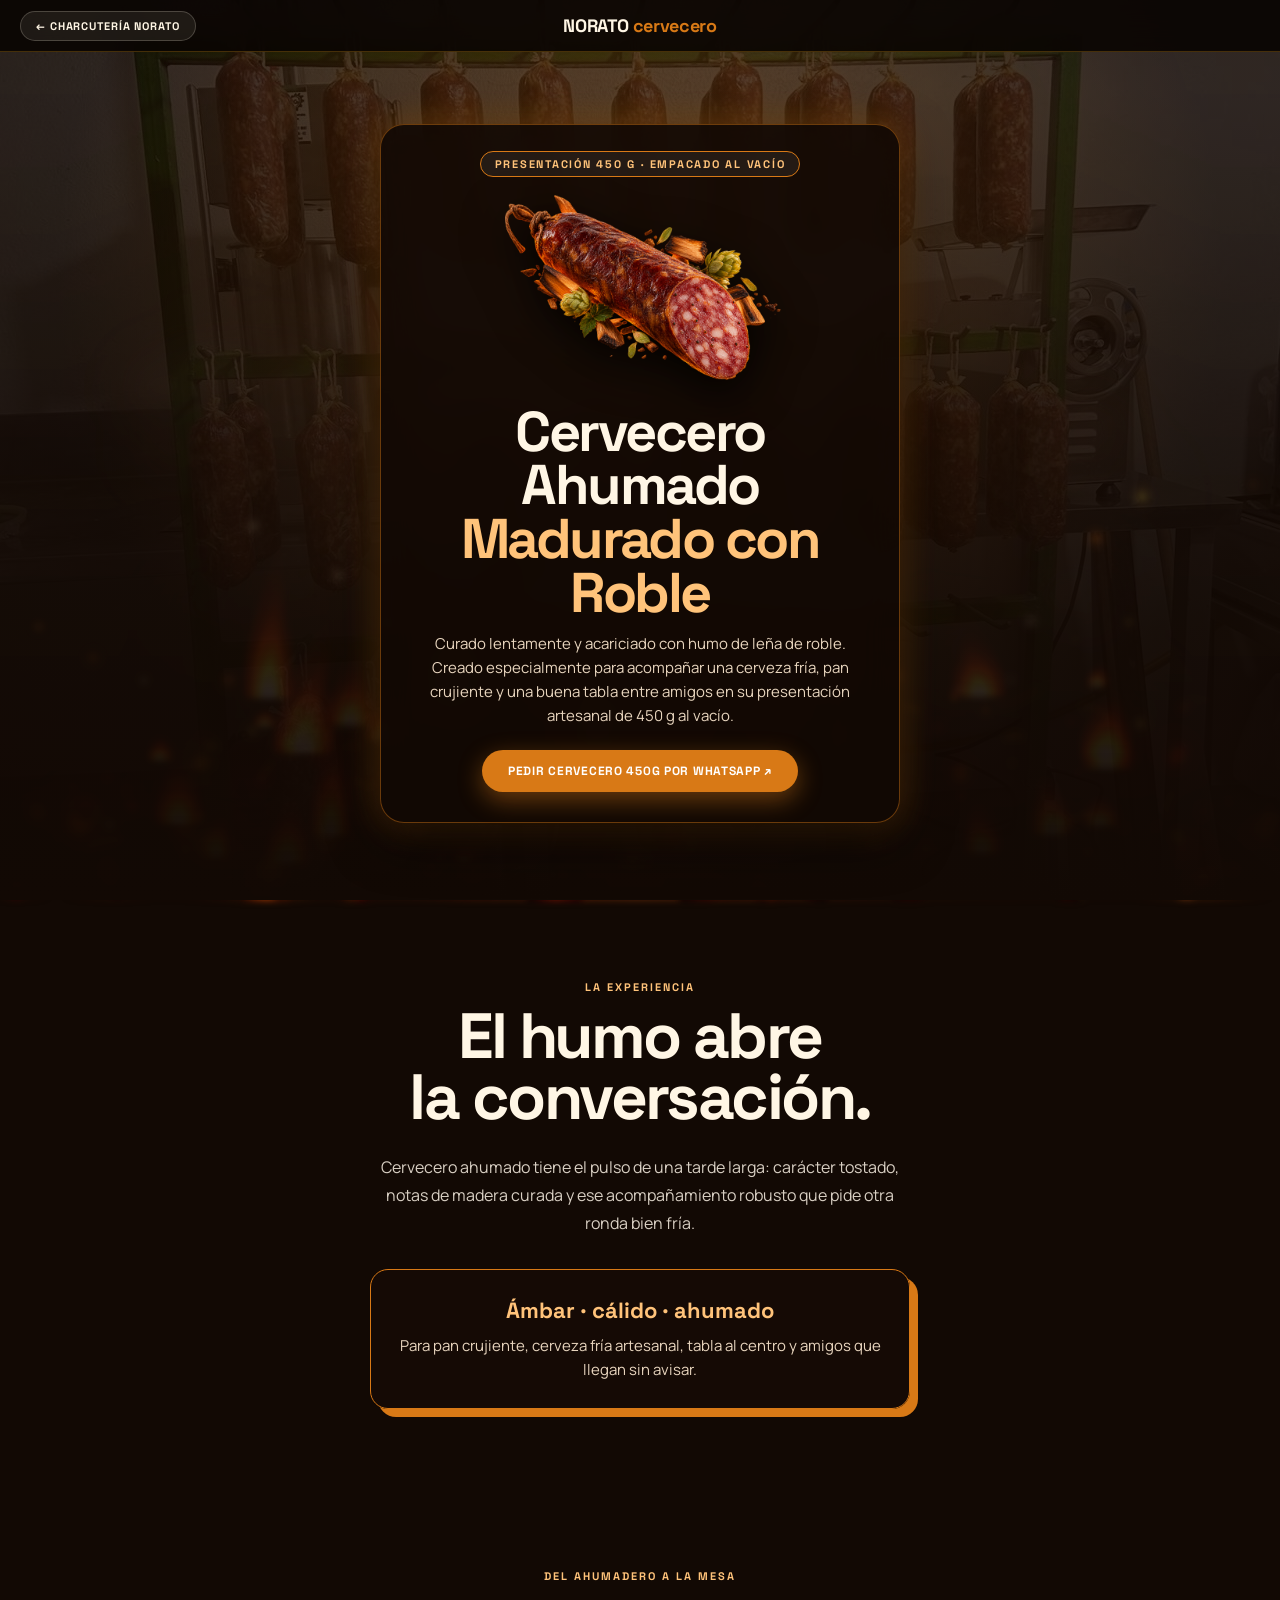
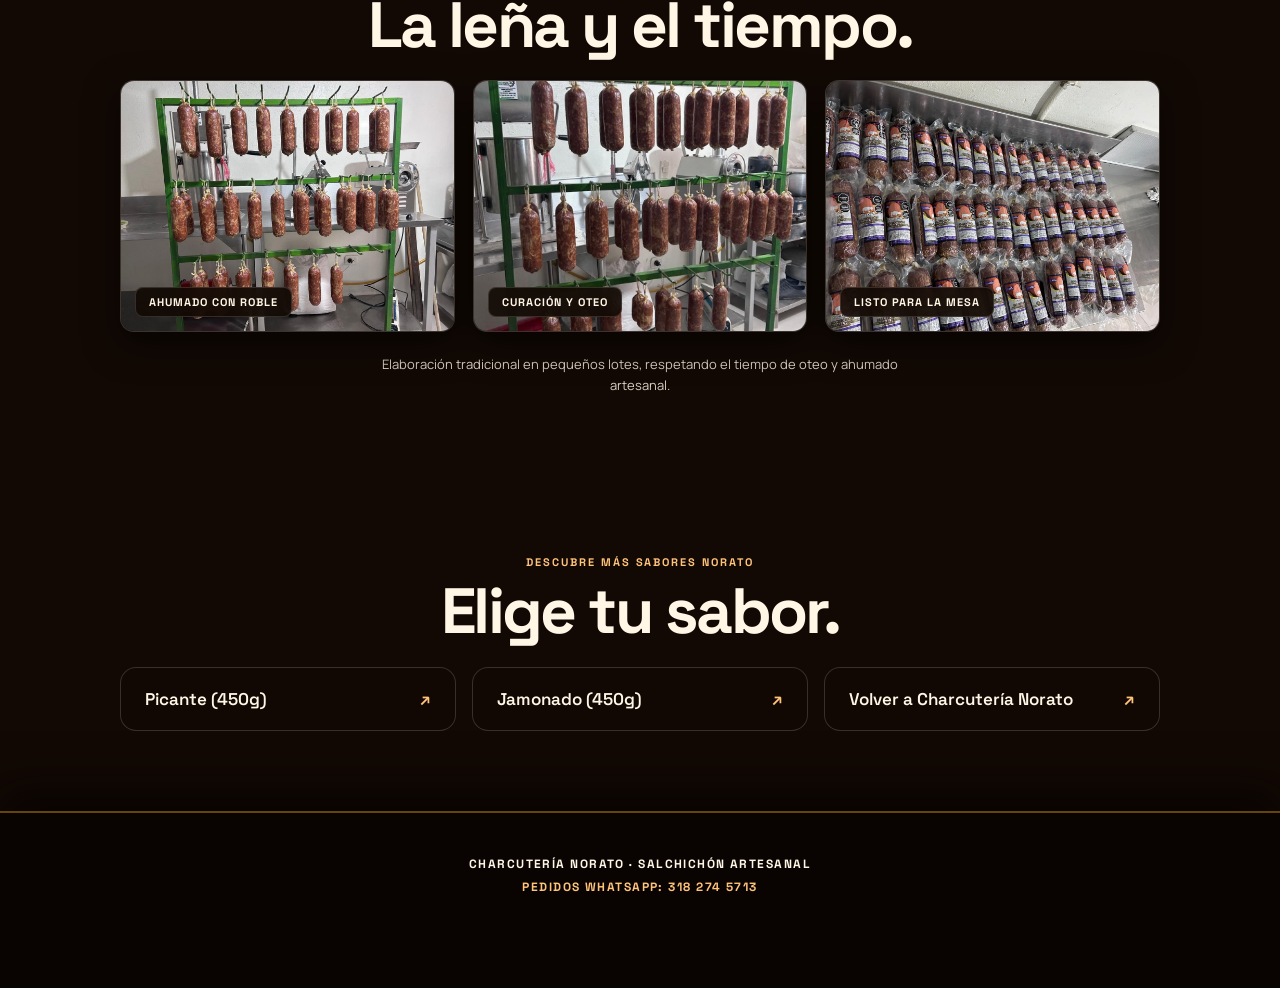
<file: cervecero-ahumado/index.html>
<!doctype html>
<html lang="es">
<head>
<meta charset="utf-8">
<meta name="viewport" content="width=device-width,initial-scale=1">
<title>Cervecero ahumado — Charcutería Norato</title>
<meta name="description" content="Salchichón artesanal Norato Cervecero ahumado con leña de roble. Ideal para pan, cerveza fría y amigos.">

<!-- Open Graph / WhatsApp / Facebook -->
<meta property="og:type" content="article">
<meta property="og:url" content="https://mauriciobustamantegaravito-hub.github.io/charcuteria/cervecero-ahumado/">
<meta property="og:site_name" content="Charcutería Norato">
<meta property="og:title" content="Cervecero Ahumado (450 g) — Charcutería Norato">
<meta property="og:description" content="Calor, leña y ganas de compartir. Salchichón Cervecero ahumado con leña de roble en lotes limitados (450 g).">
<meta property="og:image" content="https://mauriciobustamantegaravito-hub.github.io/charcuteria/assets/og-cervecero.jpg">
<meta property="og:image:secure_url" content="https://mauriciobustamantegaravito-hub.github.io/charcuteria/assets/og-cervecero.jpg">
<meta property="og:image:type" content="image/jpeg">
<meta property="og:image:width" content="1200">
<meta property="og:image:height" content="630">
<meta property="og:image:alt" content="Salchichón artesanal Norato Cervecero Ahumado 450 g">
<meta property="og:locale" content="es_CO">
<link rel="image_src" href="https://mauriciobustamantegaravito-hub.github.io/charcuteria/assets/og-cervecero.jpg">

<!-- Twitter Card -->
<meta name="twitter:card" content="summary_large_image">
<meta name="twitter:title" content="Cervecero Ahumado (450 g) — Charcutería Norato">
<meta name="twitter:description" content="Salchichón artesanal Cervecero ahumado con leña de roble. Lotes limitados (450 g).">
<meta name="twitter:image" content="https://mauriciobustamantegaravito-hub.github.io/charcuteria/assets/og-cervecero.jpg">

<link rel="preconnect" href="https://fonts.googleapis.com">
<link rel="preconnect" href="https://fonts.gstatic.com" crossorigin>
<link href="https://fonts.googleapis.com/css2?family=Manrope:wght@400;600;700;800&family=Space+Grotesk:wght@400;600;700&display=swap" rel="stylesheet">
<link rel="stylesheet" href="../variedades/styles.css">
</head>
<body style="--accent:#d87916;--accent-soft:rgba(216,121,22,0.18);--accent-dark:#4d2403;--accent-light:#ffc37a;--accent-glow:rgba(216,121,22,0.45)">
<canvas id="fire-smoke-canvas" class="global-fire-canvas" aria-hidden="true"></canvas>

<header class="page-nav">
  <a class="nav-back" href="../">← Charcutería Norato</a>
  <a class="brand" href="../">NORATO <b>cervecero</b></a>
</header>

<main>
  <section class="variety-hero">
    <div class="hero-photo">
      <img src="../assets/photo_1_2026-11-07_20-51-27.jpg" alt="Salchichón artesanal Norato ahumado en varas">
    </div>
    <div class="hero-content reveal">
      <span class="hero-content-badge">Presentación 450 g · Empacado al vacío</span>
      <div class="card-protagonist-img">
        <img src="../assets/protagonistas/cervecero-protagonista.png" alt="Salchichón Cervecero ahumado Norato">
      </div>
      <h1>Cervecero Ahumado<br><span>Madurado con Roble</span></h1>
      <p class="lead">Curado lentamente y acariciado con humo de leña de roble. Creado especialmente para acompañar una cerveza fría, pan crujiente y una buena tabla entre amigos en su presentación artesanal de 450 g al vacío.</p>
      <a class="wa-button" href="https://wa.me/573182745713?text=Hola%2C%20quiero%20conocer%20y%20pedir%20el%20salchich%C3%B3n%20Cervecero%20ahumado%20de%20Norato%20en%20presentaci%C3%B3n%20de%20450g." target="_blank" rel="noopener">Pedir Cervecero 450g por WhatsApp ↗</a>
    </div>
  </section>

  <section class="section story">
    <div class="section-kicker reveal">La experiencia</div>
    <h2 class="reveal">El humo abre<br>la conversación.</h2>
    <p class="reveal">Cervecero ahumado tiene el pulso de una tarde larga: carácter tostado, notas de madera curada y ese acompañamiento robusto que pide otra ronda bien fría.</p>
    <div class="story-card reveal">
      <strong>Ámbar · cálido · ahumado</strong>
      <span>Para pan crujiente, cerveza fría artesanal, tabla al centro y amigos que llegan sin avisar.</span>
    </div>
  </section>

  <section class="section gallery">
    <div class="section-kicker reveal">Del ahumadero a la mesa</div>
    <h2 class="reveal">La leña y el tiempo.</h2>
    <div class="gallery-grid">
      <figure class="reveal">
        <img src="../assets/photo_1_2026-11-07_20-51-27.jpg" alt="Salchichón Norato reposando tras el ahumado">
        <figcaption>Ahumado con roble</figcaption>
      </figure>
      <figure class="reveal">
        <img src="../assets/photo_8_2026-11-07_20-51-27.jpg" alt="Salchichón artesanal en rack">
        <figcaption>Curación y oteo</figcaption>
      </figure>
      <figure class="reveal">
        <img src="../assets/photo_7_2026-11-07_20-51-27.jpg" alt="Lote artesanal empacado">
        <figcaption>Listo para la mesa</figcaption>
      </figure>
    </div>
    <p class="media-note">Elaboración tradicional en pequeños lotes, respetando el tiempo de oteo y ahumado artesanal.</p>
  </section>

  <section class="section other">
    <div class="section-kicker">Descubre más sabores Norato</div>
    <h2>Elige tu sabor.</h2>
    <div class="other-grid">
      <a href="../picante/">Picante (450g) <span>↗</span></a>
      <a href="../jamonado/">Jamonado (450g) <span>↗</span></a>
      <a href="../">Volver a Charcutería Norato <span>↗</span></a>
    </div>
  </section>
</main>

<footer>
  <div>Charcutería Norato · Salchichón Artesanal</div>
  <div><a href="https://wa.me/573182745713" target="_blank" rel="noopener">Pedidos WhatsApp: 318 274 5713</a></div>
</footer>

<script src="../variedades/app.js"></script>
<script src="../assets/fire-smoke.js?v=10"></script>
</body>
</html>
</file>
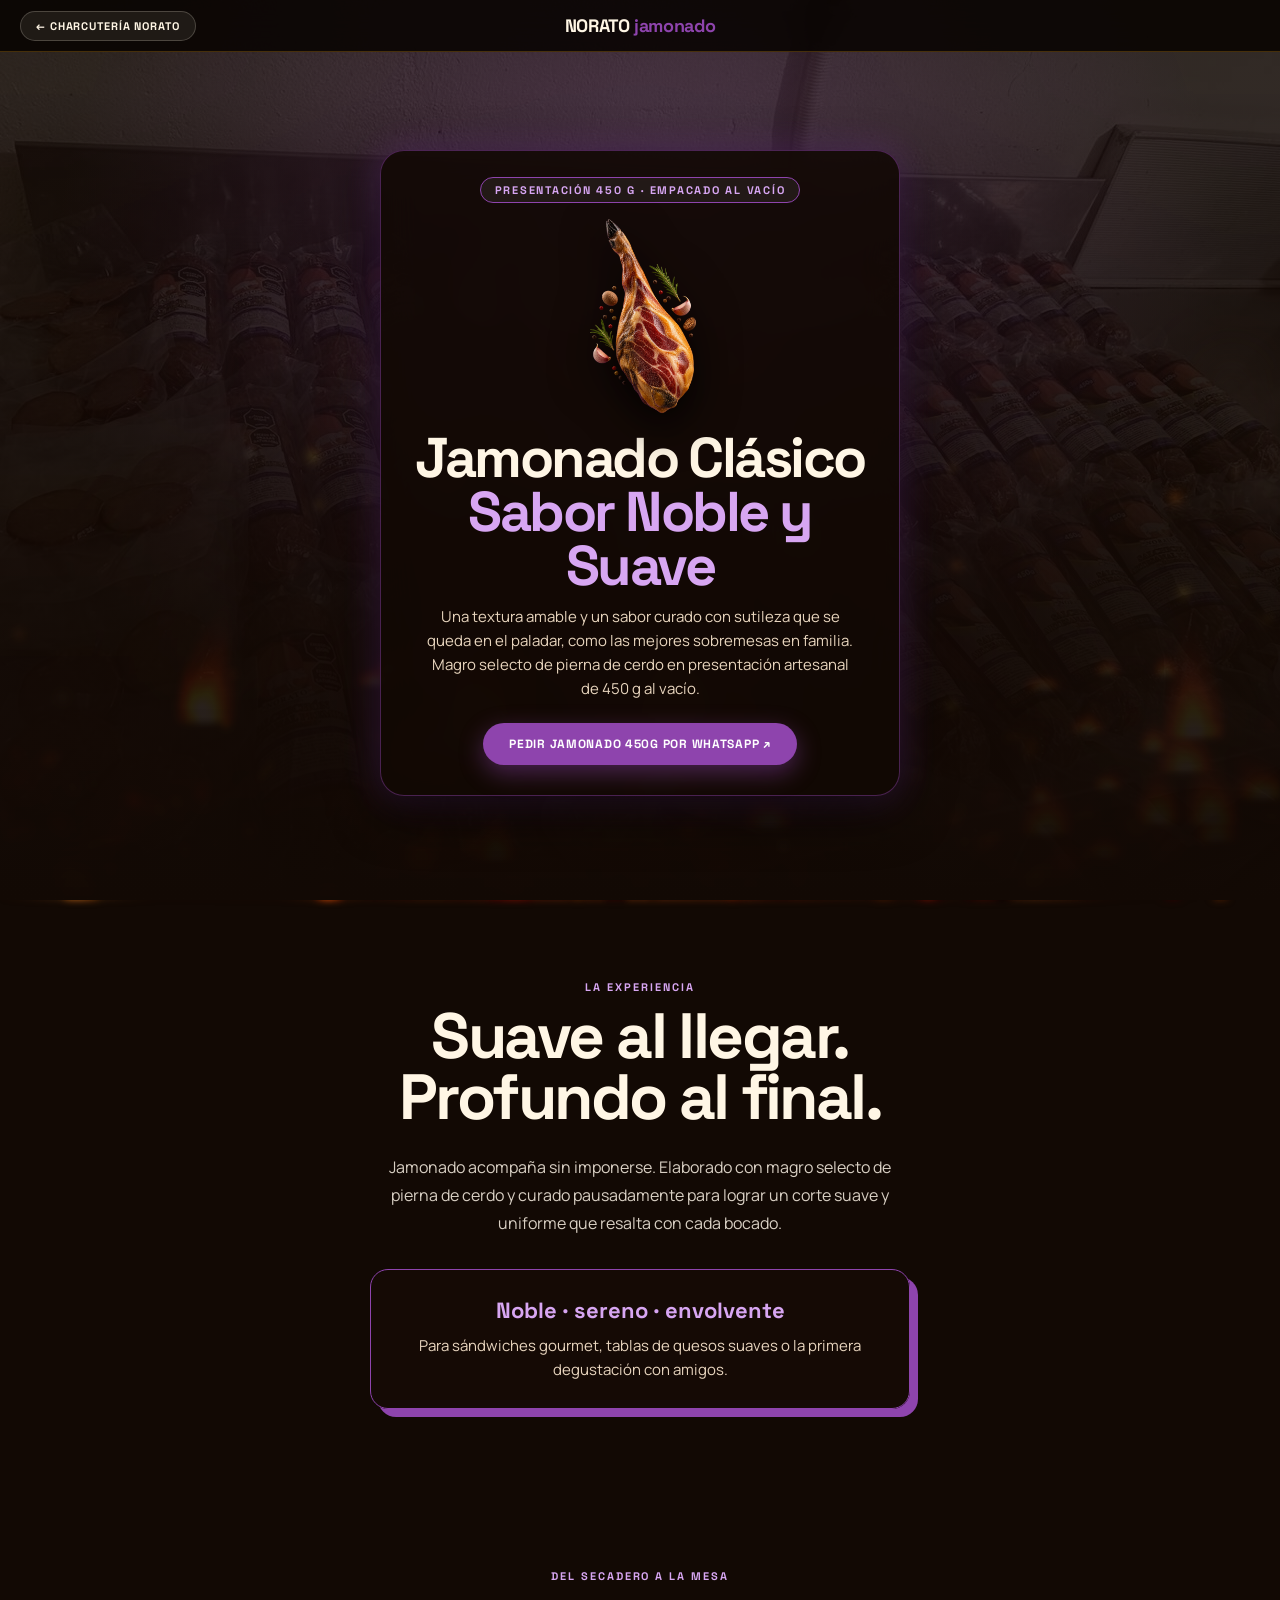
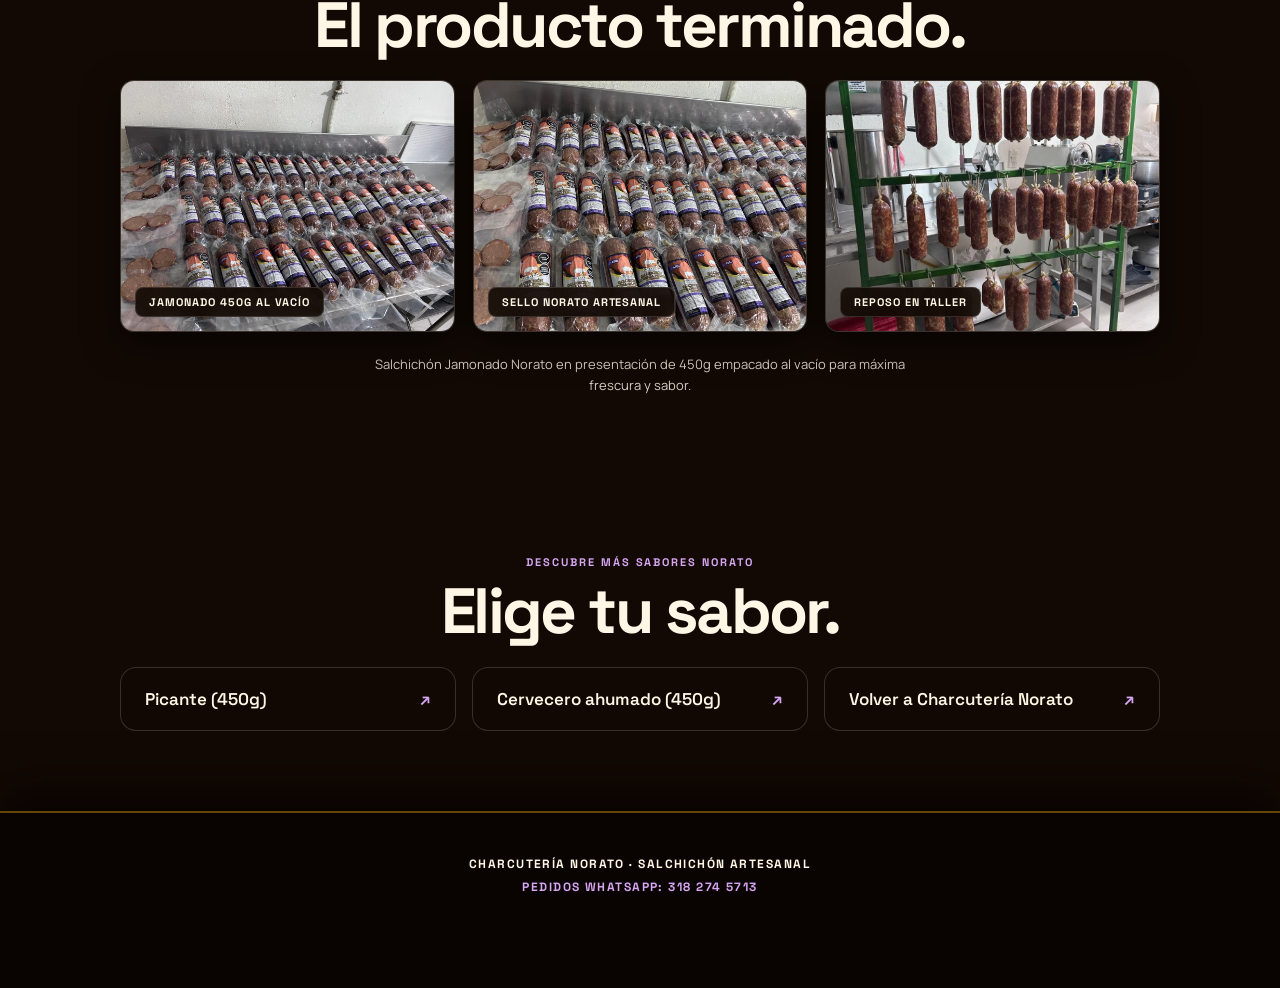
<file: jamonado/index.html>
<!doctype html>
<html lang="es">
<head>
<meta charset="utf-8">
<meta name="viewport" content="width=device-width,initial-scale=1">
<title>Jamonado — Charcutería Norato</title>
<meta name="description" content="Salchichón artesanal Norato Jamonado de textura tierna y sabor noble. Ahumado con leña de roble en lotes pequeños.">

<!-- Open Graph / WhatsApp / Facebook -->
<meta property="og:type" content="article">
<meta property="og:url" content="https://mauriciobustamantegaravito-hub.github.io/charcuteria/jamonado/">
<meta property="og:site_name" content="Charcutería Norato">
<meta property="og:title" content="Jamonado (450 g) — Charcutería Norato">
<meta property="og:description" content="Una textura amable y un sabor curado con sutileza que se queda en el paladar, como las mejores sobremesas en familia (450 g).">
<meta property="og:image" content="https://mauriciobustamantegaravito-hub.github.io/charcuteria/assets/og-jamonado.jpg">
<meta property="og:image:secure_url" content="https://mauriciobustamantegaravito-hub.github.io/charcuteria/assets/og-jamonado.jpg">
<meta property="og:image:type" content="image/jpeg">
<meta property="og:image:width" content="1200">
<meta property="og:image:height" content="630">
<meta property="og:image:alt" content="Salchichón artesanal Norato Jamonado 450 g">
<meta property="og:locale" content="es_CO">
<link rel="image_src" href="https://mauriciobustamantegaravito-hub.github.io/charcuteria/assets/og-jamonado.jpg">

<!-- Twitter Card -->
<meta name="twitter:card" content="summary_large_image">
<meta name="twitter:title" content="Jamonado (450 g) — Charcutería Norato">
<meta name="twitter:description" content="Salchichón artesanal Norato Jamonado: sabor profundo sin prisa (450 g).">
<meta name="twitter:image" content="https://mauriciobustamantegaravito-hub.github.io/charcuteria/assets/og-jamonado.jpg">

<link rel="preconnect" href="https://fonts.googleapis.com">
<link rel="preconnect" href="https://fonts.gstatic.com" crossorigin>
<link href="https://fonts.googleapis.com/css2?family=Manrope:wght@400;600;700;800&family=Space+Grotesk:wght@400;600;700&display=swap" rel="stylesheet">
<link rel="stylesheet" href="../variedades/styles.css">
</head>
<body style="--accent:#8e44ad;--accent-soft:rgba(142,68,173,0.18);--accent-dark:#341344;--accent-light:#d7a6f2;--accent-glow:rgba(142,68,173,0.45)">
<canvas id="fire-smoke-canvas" class="global-fire-canvas" aria-hidden="true"></canvas>

<header class="page-nav">
  <a class="nav-back" href="../">← Charcutería Norato</a>
  <a class="brand" href="../">NORATO <b>jamonado</b></a>
</header>

<main>
  <section class="variety-hero">
    <div class="hero-photo">
      <img src="../assets/photo_5_2026-11-07_20-51-27.jpg" alt="Salchichón Jamonado Norato empacado al vacío">
    </div>
    <div class="hero-content reveal">
      <span class="hero-content-badge">Presentación 450 g · Empacado al vacío</span>
      <div class="card-protagonist-img">
        <img src="../assets/protagonistas/jamonado-protagonista.png" alt="Salchichón Jamonado Norato">
      </div>
      <h1>Jamonado Clásico<br><span>Sabor Noble y Suave</span></h1>
      <p class="lead">Una textura amable y un sabor curado con sutileza que se queda en el paladar, como las mejores sobremesas en familia. Magro selecto de pierna de cerdo en presentación artesanal de 450 g al vacío.</p>
      <a class="wa-button" href="https://wa.me/573182745713?text=Hola%2C%20quiero%20conocer%20y%20pedir%20el%20salchich%C3%B3n%20Jamonado%20de%20Norato%20en%20presentaci%C3%B3n%20de%20450g." target="_blank" rel="noopener">Pedir Jamonado 450g por WhatsApp ↗</a>
    </div>
  </section>

  <section class="section story">
    <div class="section-kicker reveal">La experiencia</div>
    <h2 class="reveal">Suave al llegar.<br>Profundo al final.</h2>
    <p class="reveal">Jamonado acompaña sin imponerse. Elaborado con magro selecto de pierna de cerdo y curado pausadamente para lograr un corte suave y uniforme que resalta con cada bocado.</p>
    <div class="story-card reveal">
      <strong>Noble · sereno · envolvente</strong>
      <span>Para sándwiches gourmet, tablas de quesos suaves o la primera degustación con amigos.</span>
    </div>
  </section>

  <section class="section gallery">
    <div class="section-kicker reveal">Del secadero a la mesa</div>
    <h2 class="reveal">El producto terminado.</h2>
    <div class="gallery-grid">
      <figure class="reveal">
        <img src="../assets/photo_5_2026-11-07_20-51-27.jpg" alt="Paquetes de Jamonado Norato 450g listos">
        <figcaption>Jamonado 450g al vacío</figcaption>
      </figure>
      <figure class="reveal">
        <img src="../assets/photo_6_2026-11-07_20-51-27.jpg" alt="Detalle empaque Jamonado Norato">
        <figcaption>Sello Norato artesanal</figcaption>
      </figure>
      <figure class="reveal">
        <img src="../assets/photo_2_2026-11-07_20-51-27.jpg" alt="Salchichón en reposo previo">
        <figcaption>Reposo en taller</figcaption>
      </figure>
    </div>
    <p class="media-note">Salchichón Jamonado Norato en presentación de 450g empacado al vacío para máxima frescura y sabor.</p>
  </section>

  <section class="section other">
    <div class="section-kicker">Descubre más sabores Norato</div>
    <h2>Elige tu sabor.</h2>
    <div class="other-grid">
      <a href="../picante/">Picante (450g) <span>↗</span></a>
      <a href="../cervecero-ahumado/">Cervecero ahumado (450g) <span>↗</span></a>
      <a href="../">Volver a Charcutería Norato <span>↗</span></a>
    </div>
  </section>
</main>

<footer>
  <div>Charcutería Norato · Salchichón Artesanal</div>
  <div><a href="https://wa.me/573182745713" target="_blank" rel="noopener">Pedidos WhatsApp: 318 274 5713</a></div>
</footer>

<script src="../variedades/app.js"></script>
<script src="../assets/fire-smoke.js?v=10"></script>
</body>
</html>
</file>
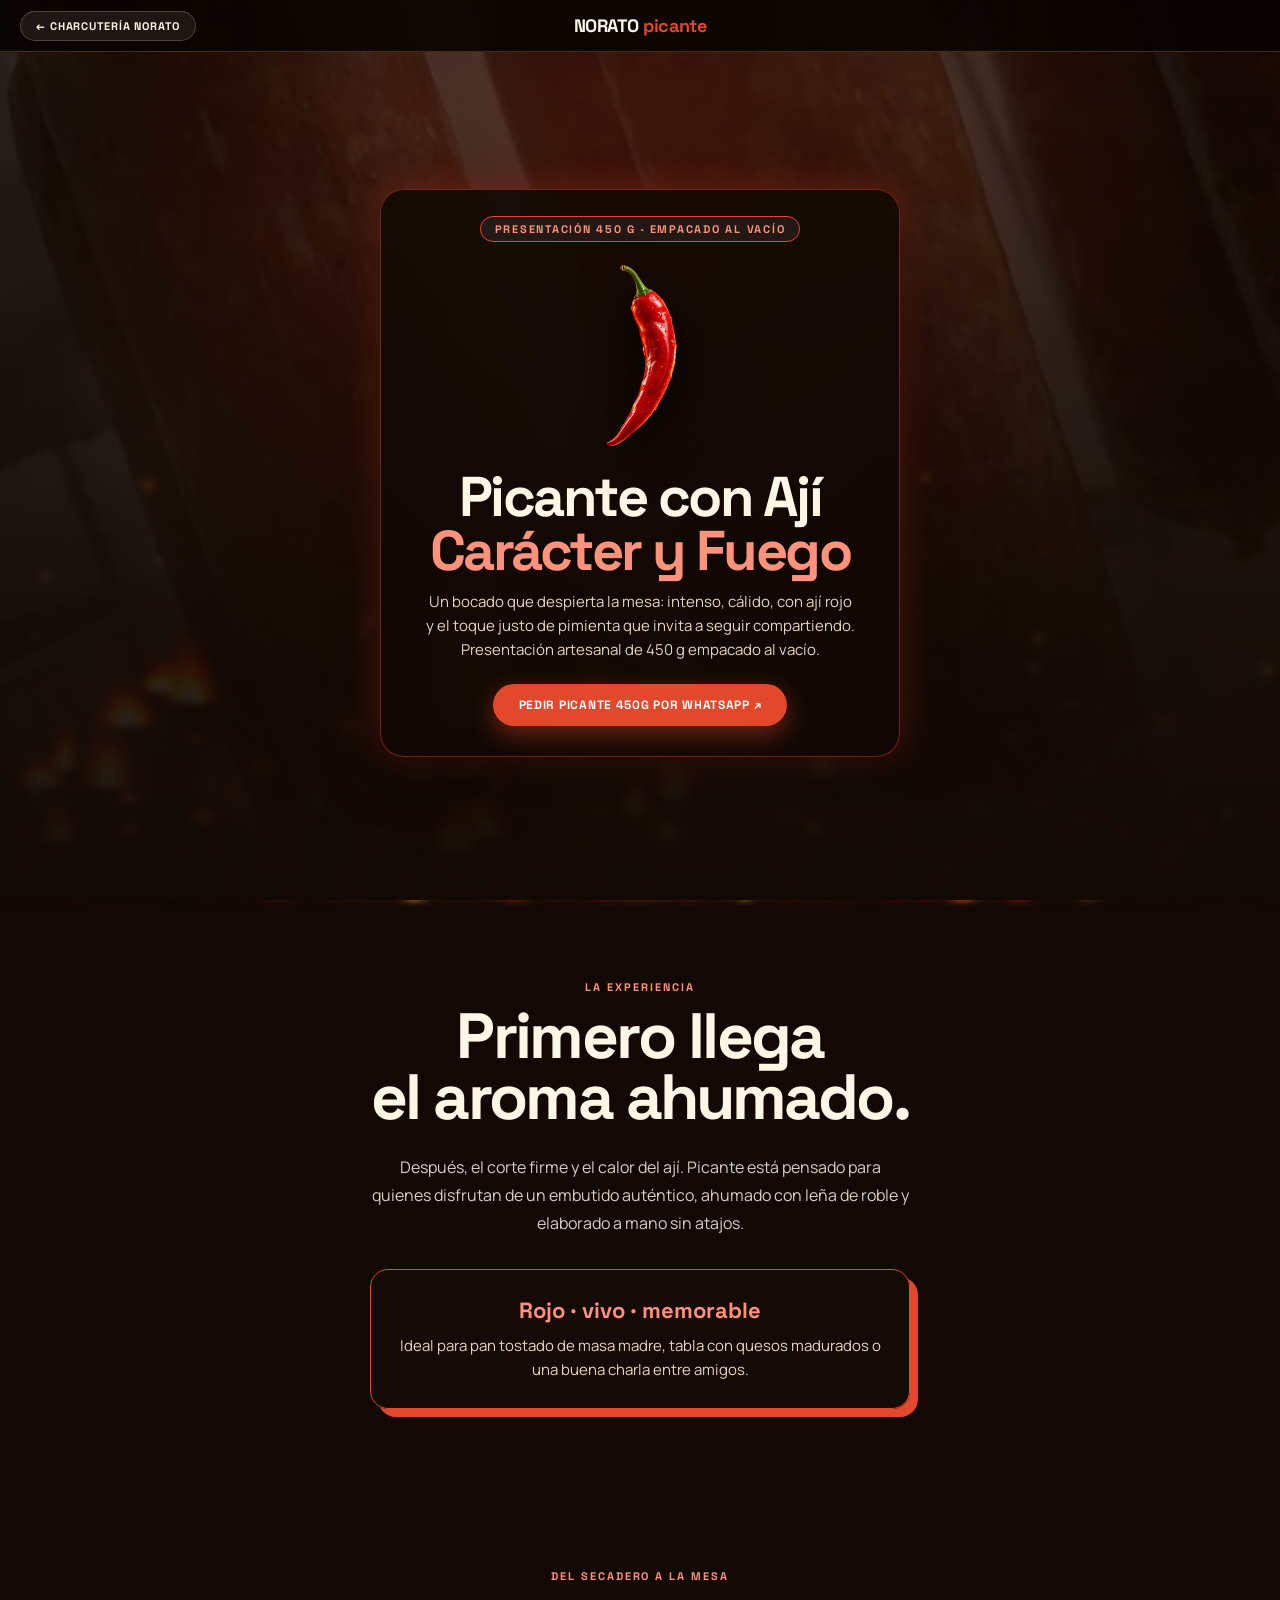
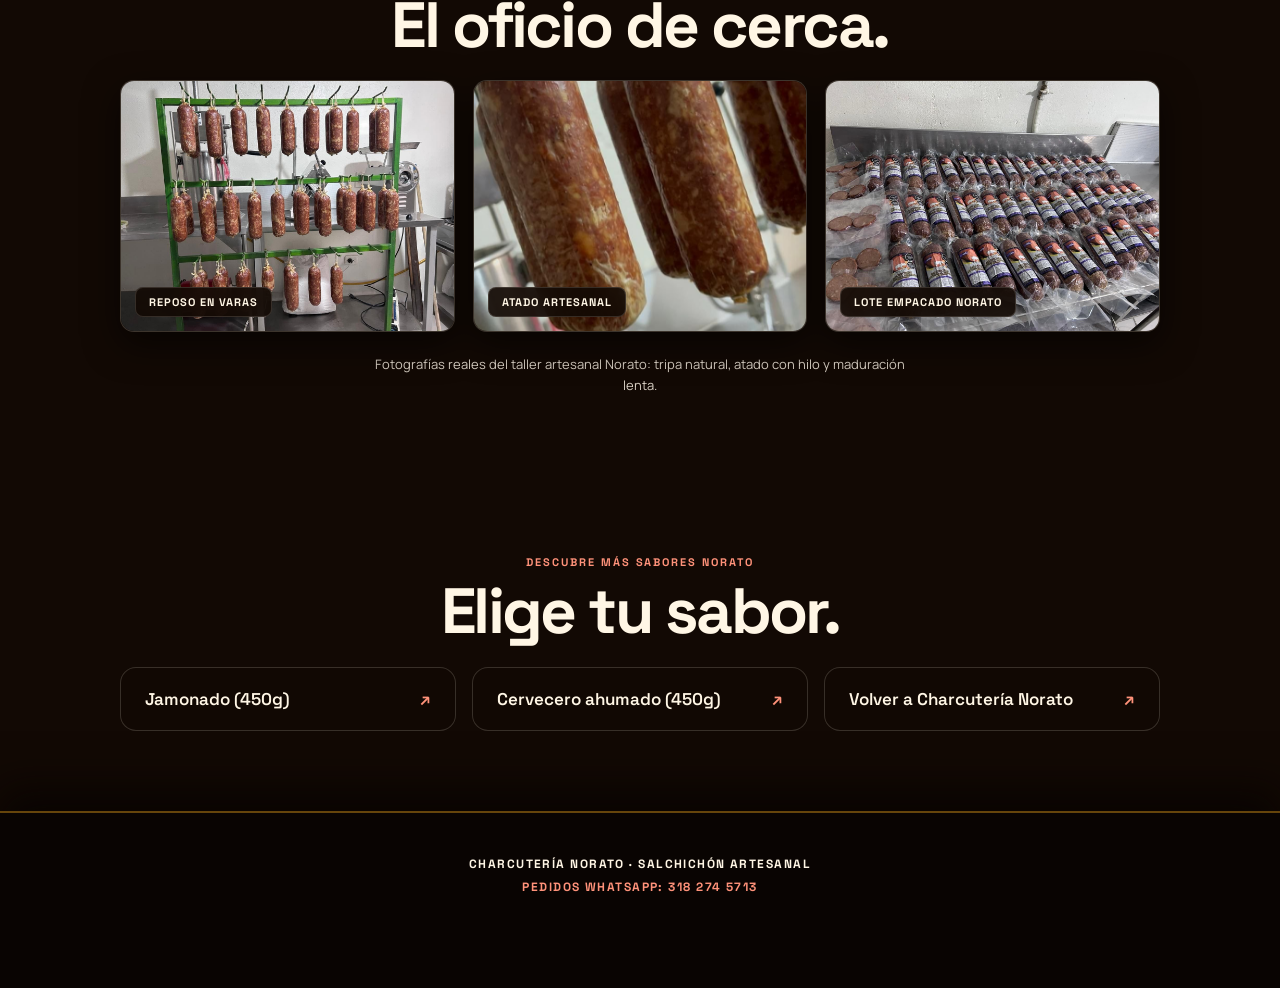
<file: picante/index.html>
<!doctype html>
<html lang="es">
<head>
<meta charset="utf-8">
<meta name="viewport" content="width=device-width,initial-scale=1">
<title>Picante — Charcutería Norato</title>
<meta name="description" content="Salchichón artesanal Norato Picante con ají y pimienta. Ahumado con leña de roble en lotes pequeños.">

<!-- Open Graph / WhatsApp / Facebook -->
<meta property="og:type" content="article">
<meta property="og:url" content="https://mauriciobustamantegaravito-hub.github.io/charcuteria/picante/">
<meta property="og:site_name" content="Charcutería Norato">
<meta property="og:title" content="Picante (450 g) — Charcutería Norato">
<meta property="og:description" content="Un bocado que despierta la mesa: intenso, cálido, con ají rojo y el toque justo de fuego ahumado con leña de roble.">
<meta property="og:image" content="https://mauriciobustamantegaravito-hub.github.io/charcuteria/assets/og-picante.jpg">
<meta property="og:image:secure_url" content="https://mauriciobustamantegaravito-hub.github.io/charcuteria/assets/og-picante.jpg">
<meta property="og:image:type" content="image/jpeg">
<meta property="og:image:width" content="1200">
<meta property="og:image:height" content="630">
<meta property="og:image:alt" content="Salchichón artesanal Norato Picante 450 g">
<meta property="og:locale" content="es_CO">
<link rel="image_src" href="https://mauriciobustamantegaravito-hub.github.io/charcuteria/assets/og-picante.jpg">

<!-- Twitter Card -->
<meta name="twitter:card" content="summary_large_image">
<meta name="twitter:title" content="Picante (450 g) — Charcutería Norato">
<meta name="twitter:description" content="Salchichón artesanal Norato Picante con ají y pimienta. Ahumado con leña de roble.">
<meta name="twitter:image" content="https://mauriciobustamantegaravito-hub.github.io/charcuteria/assets/og-picante.jpg">

<link rel="preconnect" href="https://fonts.googleapis.com">
<link rel="preconnect" href="https://fonts.gstatic.com" crossorigin>
<link href="https://fonts.googleapis.com/css2?family=Manrope:wght@400;600;700;800&family=Space+Grotesk:wght@400;600;700&display=swap" rel="stylesheet">
<link rel="stylesheet" href="../variedades/styles.css">
</head>
<body style="--accent:#e2482b;--accent-soft:rgba(226,72,43,0.18);--accent-dark:#4d130a;--accent-light:#ff927a;--accent-glow:rgba(226,72,43,0.45)">
<canvas id="fire-smoke-canvas" class="global-fire-canvas" aria-hidden="true"></canvas>

<header class="page-nav">
  <a class="nav-back" href="../">← Charcutería Norato</a>
  <a class="brand" href="../">NORATO <b>picante</b></a>
</header>

<main>
  <section class="variety-hero">
    <div class="hero-photo">
      <img src="../assets/photo_4_2026-11-07_20-51-27.jpg" alt="Salchichón artesanal Norato Picante">
    </div>
    <div class="hero-content reveal">
      <span class="hero-content-badge">Presentación 450 g · Empacado al vacío</span>
      <div class="card-protagonist-img">
        <img src="../assets/protagonistas/picante-protagonista.png" alt="Salchichón Picante Norato con ají rojo">
      </div>
      <h1>Picante con Ají<br><span>Carácter y Fuego</span></h1>
      <p class="lead">Un bocado que despierta la mesa: intenso, cálido, con ají rojo y el toque justo de pimienta que invita a seguir compartiendo. Presentación artesanal de 450 g empacado al vacío.</p>
      <a class="wa-button" href="https://wa.me/573182745713?text=Hola%2C%20quiero%20conocer%20y%20pedir%20el%20salchich%C3%B3n%20Picante%20de%20Norato%20en%20presentaci%C3%B3n%20de%20450g." target="_blank" rel="noopener">Pedir Picante 450g por WhatsApp ↗</a>
    </div>
  </section>

  <section class="section story">
    <div class="section-kicker reveal">La experiencia</div>
    <h2 class="reveal">Primero llega<br>el aroma ahumado.</h2>
    <p class="reveal">Después, el corte firme y el calor del ají. Picante está pensado para quienes disfrutan de un embutido auténtico, ahumado con leña de roble y elaborado a mano sin atajos.</p>
    <div class="story-card reveal">
      <strong>Rojo · vivo · memorable</strong>
      <span>Ideal para pan tostado de masa madre, tabla con quesos madurados o una buena charla entre amigos.</span>
    </div>
  </section>

  <section class="section gallery">
    <div class="section-kicker reveal">Del secadero a la mesa</div>
    <h2 class="reveal">El oficio de cerca.</h2>
    <div class="gallery-grid">
      <figure class="reveal">
        <img src="../assets/photo_1_2026-11-07_20-51-27.jpg" alt="Salchichón artesanal Norato en varas de secado">
        <figcaption>Reposo en varas</figcaption>
      </figure>
      <figure class="reveal">
        <img src="../assets/photo_4_2026-11-07_20-51-27.jpg" alt="Atado artesanal de salchichón">
        <figcaption>Atado artesanal</figcaption>
      </figure>
      <figure class="reveal">
        <img src="../assets/photo_5_2026-11-07_20-51-27.jpg" alt="Lote terminado empacado al vacío Norato">
        <figcaption>Lote empacado Norato</figcaption>
      </figure>
    </div>
    <p class="media-note">Fotografías reales del taller artesanal Norato: tripa natural, atado con hilo y maduración lenta.</p>
  </section>

  <section class="section other">
    <div class="section-kicker">Descubre más sabores Norato</div>
    <h2>Elige tu sabor.</h2>
    <div class="other-grid">
      <a href="../jamonado/">Jamonado (450g) <span>↗</span></a>
      <a href="../cervecero-ahumado/">Cervecero ahumado (450g) <span>↗</span></a>
      <a href="../">Volver a Charcutería Norato <span>↗</span></a>
    </div>
  </section>
</main>

<footer>
  <div>Charcutería Norato · Salchichón Artesanal</div>
  <div><a href="https://wa.me/573182745713" target="_blank" rel="noopener">Pedidos WhatsApp: 318 274 5713</a></div>
</footer>

<script src="../variedades/app.js"></script>
<script src="../assets/fire-smoke.js?v=10"></script>
</body>
</html>
</file>
<file: variedades/styles.css>
:root{--night:#120904;--cream:#fff6e5;--paper:#120904;--ink:#fff6e5;--muted:#d8cfc3;--ease:cubic-bezier(.16,1,.3,1)}
*{box-sizing:border-box}html{scroll-behavior:smooth}
body{margin:0;background:#120904;color:var(--cream);font-family:Manrope,system-ui,sans-serif;overflow-x:hidden}
.global-fire-canvas{position:fixed;top:0;left:0;width:100vw;height:100vh;pointer-events:none;z-index:1;filter:blur(3.5px) contrast(1.1) brightness(1.05);will-change:filter}
main{position:relative;z-index:2}

/* NAV */
.page-nav{position:fixed;z-index:30;inset:0 0 auto;display:flex;align-items:center;justify-content:center;padding:14px 20px;background:rgba(9,4,2,0.88);backdrop-filter:blur(14px);border-bottom:1px solid rgba(242,167,27,0.25)}
.brand{color:var(--cream);text-decoration:none;font:700 18px 'Space Grotesk';letter-spacing:-.02em;margin:0 auto;text-align:center}
.brand b{color:var(--accent)}
.nav-back{position:absolute;left:20px;color:var(--cream);text-decoration:none;font:700 11px 'Space Grotesk';letter-spacing:.08em;text-transform:uppercase;padding:7px 15px;border-radius:999px;background:rgba(255,246,229,0.08);border:1px solid rgba(255,246,229,0.2);transition:all .25s ease}
.nav-back:hover{background:var(--accent);color:#fff;border-color:var(--accent)}

/* HERO */
.variety-hero{min-height:100svh;display:flex;flex-direction:column;align-items:center;justify-content:center;position:relative;overflow:hidden;padding:96px 20px 50px;background:transparent;text-align:center}
.variety-hero:before{content:"";position:absolute;inset:0;background:radial-gradient(circle at 50% 30%,var(--accent-glow),transparent 65%);pointer-events:none}
.hero-photo{position:absolute;inset:0;z-index:0}
.hero-photo img{width:100%;height:100%;object-fit:cover;opacity:.2;filter:saturate(1.1) contrast(1.1);animation:drift 14s ease-in-out infinite alternate}
.hero-photo:after{content:"";position:absolute;inset:0;background:linear-gradient(180deg,rgba(18,9,4,0.3) 10%,rgba(18,9,4,0.85) 70%,#120904 100%)}

/* HERO CARD CON PROTAGONISTA INTEGRADO */
.hero-content{position:relative;z-index:3;width:min(100%,520px);max-width:520px;margin:0 auto;text-align:center;padding:26px 24px 30px;background:rgba(18,9,4,0.88);backdrop-filter:blur(18px);border:1px solid var(--accent-glow);border-radius:24px;box-shadow:0 16px 50px rgba(0,0,0,0.7),0 0 35px var(--accent-glow)}
.hero-content-badge{display:inline-block;font:700 11px 'Space Grotesk';letter-spacing:.16em;text-transform:uppercase;color:var(--accent-light);background:rgba(255,255,255,0.06);border:1px solid var(--accent);border-radius:999px;padding:5px 14px;margin-bottom:12px}
.card-protagonist-img{display:flex;justify-content:center;align-items:center;margin:2px auto 14px;height:clamp(140px,26vw,200px);position:relative}
.card-protagonist-img img{max-height:100%;max-width:100%;object-fit:contain;filter:drop-shadow(0 14px 22px rgba(0,0,0,0.85));animation:heroFloat 6s ease-in-out infinite}
.variety-hero h1{font:700 clamp(36px,9vw,56px)/0.96 'Space Grotesk';letter-spacing:-.045em;margin:0 0 12px;color:var(--cream);text-align:center}
.variety-hero h1 span{color:var(--accent-light)}
.lead{width:100%;font-size:15px;line-height:1.6;max-width:430px;color:#e8d5be;margin:0 auto 22px;text-align:center}
.wa-button{display:inline-flex;align-items:center;justify-content:center;padding:13px 26px;border-radius:999px;background:var(--accent);color:#fff;text-decoration:none;font:700 12px 'Space Grotesk';letter-spacing:.06em;text-transform:uppercase;transition:all .25s var(--ease);box-shadow:0 8px 24px var(--accent-glow);margin:0 auto}
.wa-button:hover{transform:translateY(-3px);box-shadow:0 14px 30px var(--accent-glow);filter:brightness(1.15)}

/* SECCIONES CENTRADAS */
.section{padding:80px 24px;background:transparent;text-align:center}
.section-kicker{font:700 11px 'Space Grotesk';letter-spacing:.18em;text-transform:uppercase;color:var(--accent-light);margin-bottom:12px}
.section h2{font:700 clamp(34px,8vw,64px)/0.96 'Space Grotesk';letter-spacing:-.04em;margin:0 0 24px;color:var(--cream);text-align:center}
.story{color:var(--cream)}
.story p{max-width:540px;color:#d8cfc3;line-height:1.75;font-size:16px;margin:0 auto}
.story-card{margin:32px auto 0;max-width:540px;padding:26px 28px;border:1px solid var(--accent);background:rgba(22,11,6,0.88);backdrop-filter:blur(14px);box-shadow:8px 8px 0 var(--accent);border-radius:18px;text-align:center}
.story-card strong{display:block;color:var(--accent-light);font:700 22px 'Space Grotesk';margin-bottom:10px}
.story-card span{color:#e8d5be;font-size:15px;line-height:1.6}

/* GALERÍA */
.gallery{background:transparent}
.gallery-grid{display:grid;grid-template-columns:repeat(3,1fr);gap:18px;max-width:1040px;margin:0 auto}
.gallery figure{margin:0;position:relative;overflow:hidden;border:1px solid rgba(255,246,229,0.18);border-radius:14px;box-shadow:0 12px 35px rgba(0,0,0,0.6);background:rgba(18,9,4,0.7)}
.gallery img{display:block;width:100%;aspect-ratio:4/3;object-fit:cover;transition:transform .5s var(--ease)}
.gallery figure:hover img{transform:scale(1.05)}
.gallery figcaption{position:absolute;left:14px;bottom:14px;padding:7px 13px;background:rgba(18,9,4,0.9);backdrop-filter:blur(10px);color:var(--cream);font:700 11px 'Space Grotesk';text-transform:uppercase;letter-spacing:.09em;border-radius:8px;border:1px solid rgba(255,246,229,0.14)}
.media-note{margin:22px auto 0;max-width:540px;color:var(--muted);font-size:13px;line-height:1.6}

/* OTRAS VARIEDADES */
.other{background:transparent}
.other-grid{display:grid;grid-template-columns:repeat(3,1fr);gap:16px;max-width:1040px;margin:0 auto}
.other-grid a{padding:20px 24px;border:1px solid rgba(255,246,229,0.16);background:rgba(18,9,4,0.8);backdrop-filter:blur(12px);border-radius:16px;color:var(--cream);text-decoration:none;font:600 17px 'Space Grotesk';display:flex;justify-content:space-between;align-items:center;transition:all .25s ease}
.other-grid a:hover{border-color:var(--accent);transform:translateY(-3px);background:rgba(28,14,7,0.92);box-shadow:0 10px 25px rgba(0,0,0,0.5)}
.other-grid a span{color:var(--accent-light)}

/* FOOTER CONTRASTE TOTAL CON LAS LLAMAS */
footer{position:relative;z-index:30;padding:40px 24px 90px;background:#090402;border-top:2px solid rgba(242,167,27,0.4);box-shadow:0 -20px 40px #090402;color:#fff6e5;font:700 12px 'Space Grotesk';letter-spacing:.12em;text-transform:uppercase;line-height:1.9;text-align:center}
footer a{color:var(--accent-light);text-decoration:none}

@keyframes drift{to{transform:scale(1.08) translateY(-1.5%)}}
@keyframes heroFloat{0%,100%{transform:translateY(0) rotate(-1deg)}50%{transform:translateY(-10px) rotate(1.5deg)}}
.reveal{opacity:0;transform:translateY(28px);transition:opacity .8s var(--ease),transform .8s var(--ease)}
.reveal.show{opacity:1;transform:none}

@media(max-width:760px){
  .page-nav{padding:12px 16px}
  .brand{font-size:16px}
  .nav-back{position:static;padding:5px 12px;font-size:10px}
  .page-nav{justify-content:space-between}
  .variety-hero{padding:80px 16px 40px}
  .hero-content{padding:22px 18px 26px;width:100%}
  .card-protagonist-img{height:150px;margin-bottom:10px}
  .variety-hero h1{font-size:clamp(32px,9vw,46px);line-height:1}
  .lead{font-size:14px}
  .section{padding:60px 18px}
  .gallery-grid{grid-template-columns:1fr;gap:14px}
  .other-grid{grid-template-columns:1fr;gap:10px}
  .reveal{opacity:0;transform:translateY(22px);transition:opacity .7s var(--ease),transform .7s var(--ease)}
  .reveal.show{opacity:1;transform:none}
}
@media(prefers-reduced-motion:reduce){
  html{scroll-behavior:auto}
  .hero-photo img,.reveal,.card-protagonist-img img{animation:none;transition:none}
  .reveal{opacity:1;transform:none}
  .wa-button{transition:none}
}
</file>
